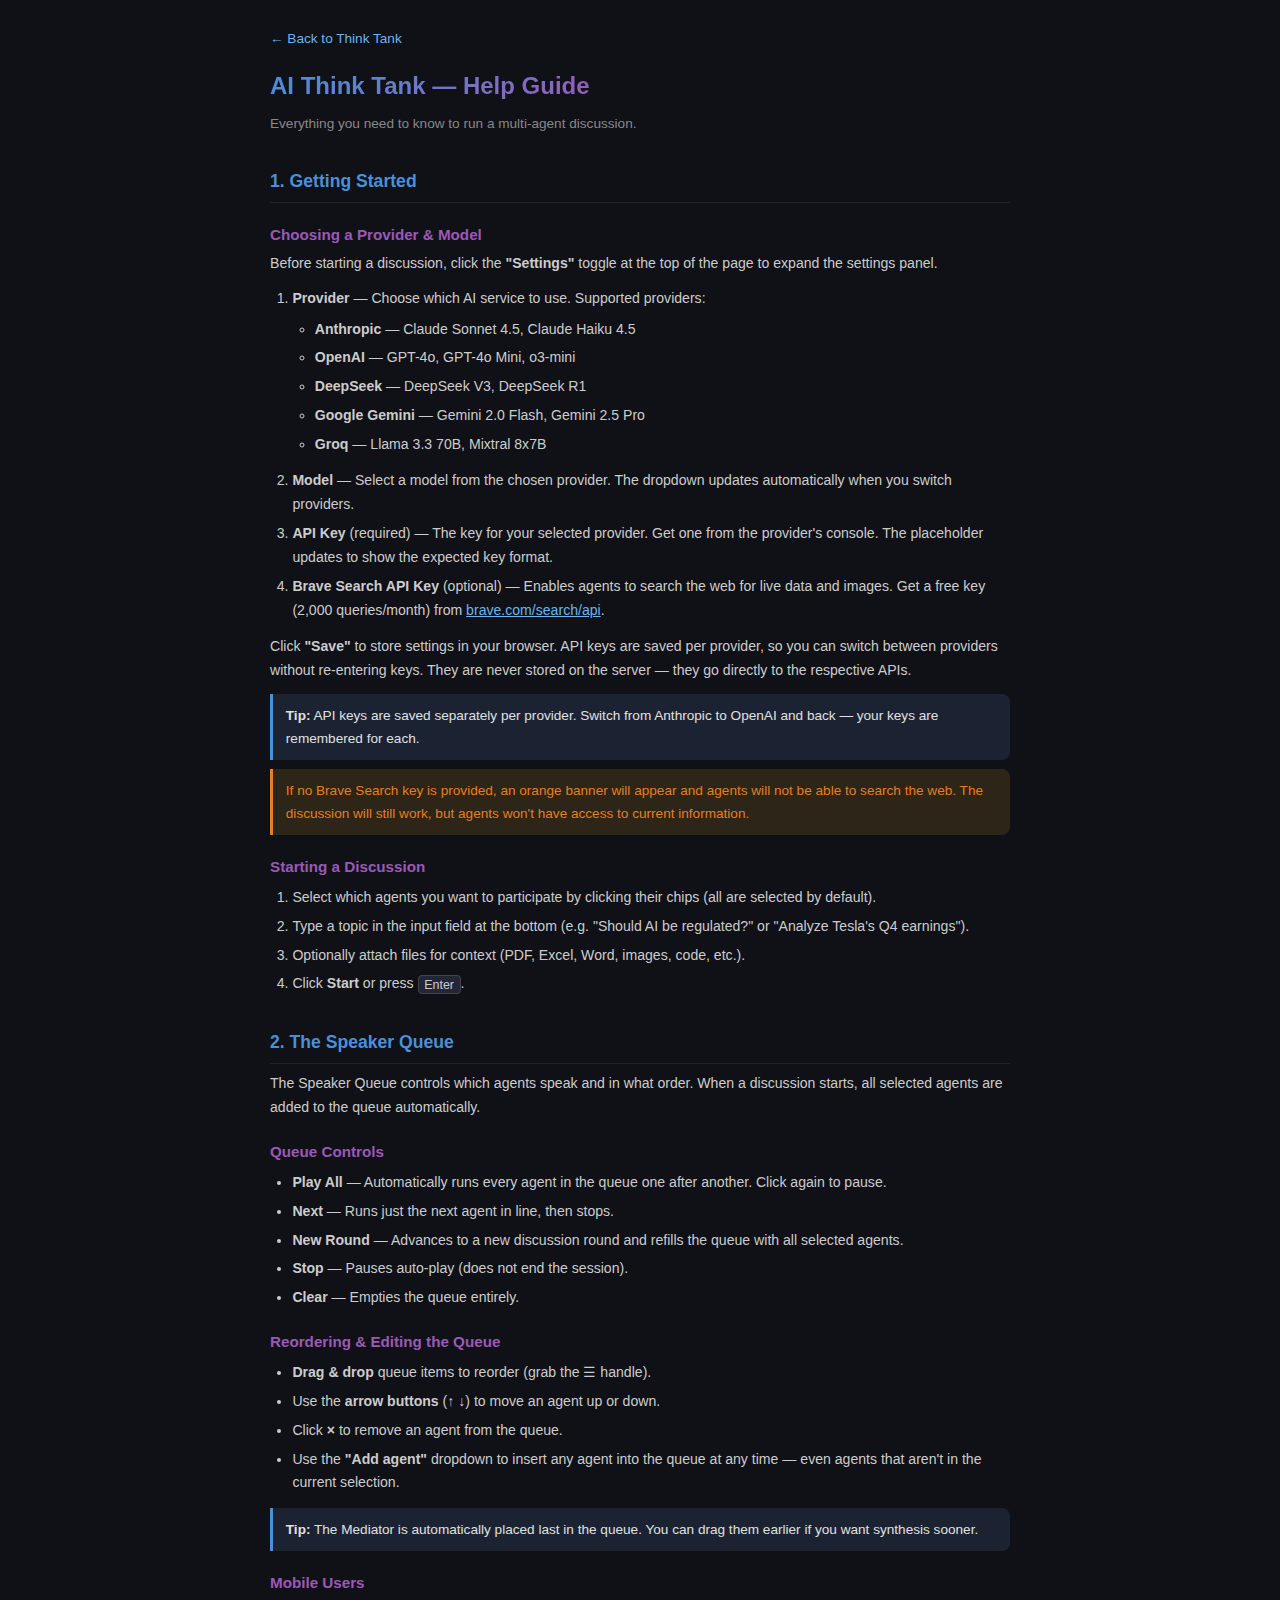
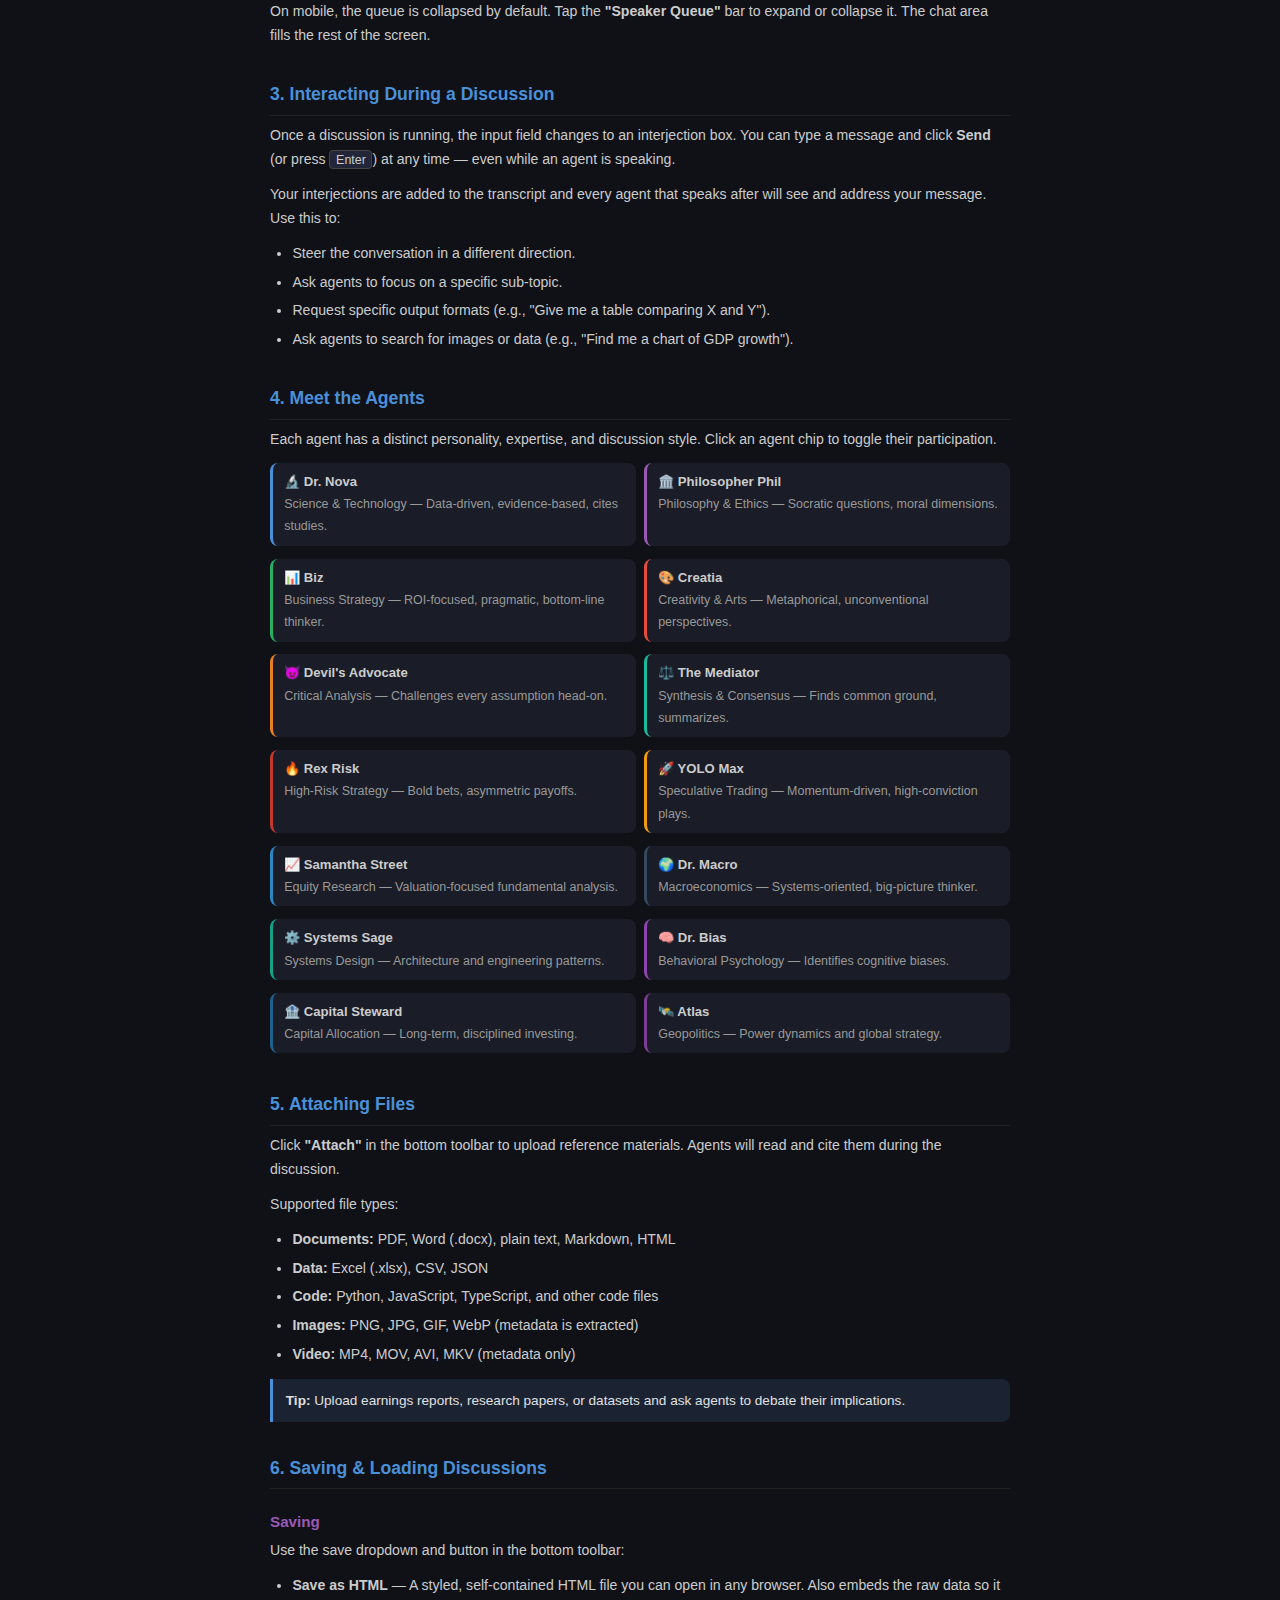
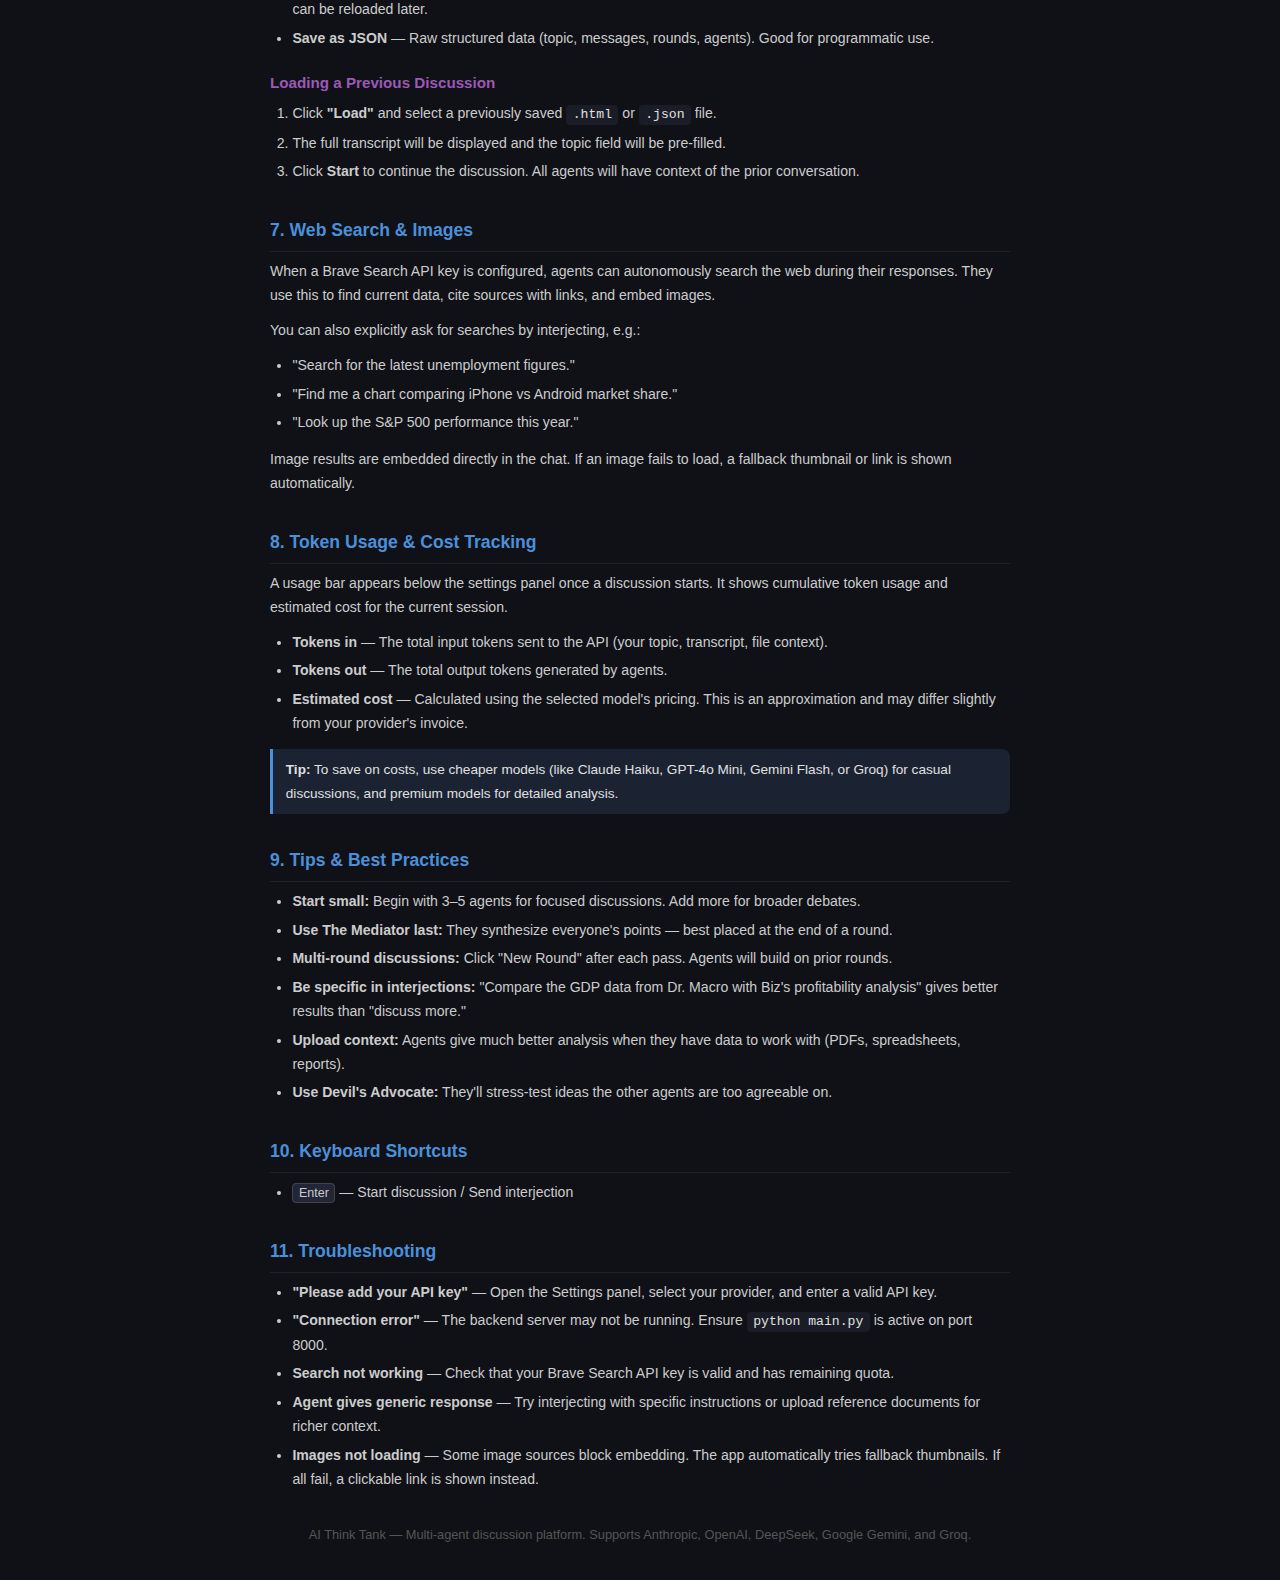
<file: static/help.html>
<!DOCTYPE html>
<html lang="en">
<head>
    <meta charset="UTF-8">
    <meta name="viewport" content="width=device-width, initial-scale=1.0">
    <title>AI Think Tank — Help</title>
    <style>
        * { margin: 0; padding: 0; box-sizing: border-box; }
        body {
            font-family: -apple-system, BlinkMacSystemFont, 'Segoe UI', Roboto, sans-serif;
            background: #0f1117;
            color: #e0e0e0;
            line-height: 1.7;
            padding: 1.5rem;
        }
        .help-container {
            max-width: 740px;
            margin: 0 auto;
        }
        .back-link {
            display: inline-block;
            color: #6cb4ee;
            text-decoration: none;
            font-size: 0.85rem;
            margin-bottom: 1rem;
        }
        .back-link:hover { text-decoration: underline; }
        h1 {
            font-size: 1.5rem;
            background: linear-gradient(135deg, #4A90D9, #9B59B6, #E74C3C);
            -webkit-background-clip: text;
            -webkit-text-fill-color: transparent;
            background-clip: text;
            margin-bottom: 0.3rem;
        }
        .help-subtitle {
            color: #888;
            font-size: 0.85rem;
            margin-bottom: 1.5rem;
        }
        h2 {
            font-size: 1.1rem;
            color: #4A90D9;
            margin-top: 2rem;
            margin-bottom: 0.5rem;
            padding-bottom: 0.3rem;
            border-bottom: 1px solid #222;
        }
        h3 {
            font-size: 0.95rem;
            color: #9B59B6;
            margin-top: 1.2rem;
            margin-bottom: 0.3rem;
        }
        p { margin-bottom: 0.7rem; font-size: 0.88rem; color: #ccc; }
        ul, ol { margin: 0.4rem 0 0.8rem 1.4rem; font-size: 0.88rem; color: #ccc; }
        li { margin-bottom: 0.3rem; }
        code {
            background: #1a1d27;
            padding: 0.15rem 0.4rem;
            border-radius: 4px;
            font-size: 0.82rem;
            color: #e0e0e0;
        }
        .tip {
            background: #1b2333;
            border-left: 3px solid #4A90D9;
            padding: 0.6rem 0.8rem;
            border-radius: 0 8px 8px 0;
            margin: 0.6rem 0;
            font-size: 0.85rem;
        }
        .warn {
            background: #2d2517;
            border-left: 3px solid #E67E22;
            padding: 0.6rem 0.8rem;
            border-radius: 0 8px 8px 0;
            margin: 0.6rem 0;
            font-size: 0.85rem;
            color: #E67E22;
        }
        .agent-list {
            display: grid;
            grid-template-columns: repeat(auto-fill, minmax(280px, 1fr));
            gap: 0.5rem;
            margin: 0.6rem 0;
            list-style: none;
            padding: 0;
        }
        .agent-list li {
            background: #1a1d27;
            padding: 0.5rem 0.7rem;
            border-radius: 8px;
            border-left: 3px solid var(--color);
            font-size: 0.82rem;
        }
        .agent-list .agent-name { font-weight: 600; }
        .agent-list .agent-desc { color: #999; font-size: 0.78rem; }
        kbd {
            background: #222638;
            border: 1px solid #444;
            border-radius: 4px;
            padding: 0.1rem 0.35rem;
            font-size: 0.78rem;
            font-family: inherit;
        }
        @media (max-width: 600px) {
            body { padding: 1rem; }
            h1 { font-size: 1.3rem; }
            .agent-list { grid-template-columns: 1fr; }
        }
    </style>
</head>
<body>
    <div class="help-container">
        <a href="/" class="back-link">&larr; Back to Think Tank</a>
        <h1>AI Think Tank — Help Guide</h1>
        <p class="help-subtitle">Everything you need to know to run a multi-agent discussion.</p>

        <!-- ───────────── Getting Started ───────────── -->
        <h2>1. Getting Started</h2>

        <h3>Choosing a Provider &amp; Model</h3>
        <p>
            Before starting a discussion, click the <strong>"Settings"</strong> toggle at the top of the page to expand the settings panel.
        </p>
        <ol>
            <li><strong>Provider</strong> — Choose which AI service to use. Supported providers:
                <ul>
                    <li><strong>Anthropic</strong> — Claude Sonnet 4.5, Claude Haiku 4.5</li>
                    <li><strong>OpenAI</strong> — GPT-4o, GPT-4o Mini, o3-mini</li>
                    <li><strong>DeepSeek</strong> — DeepSeek V3, DeepSeek R1</li>
                    <li><strong>Google Gemini</strong> — Gemini 2.0 Flash, Gemini 2.5 Pro</li>
                    <li><strong>Groq</strong> — Llama 3.3 70B, Mixtral 8x7B</li>
                </ul>
            </li>
            <li><strong>Model</strong> — Select a model from the chosen provider. The dropdown updates automatically when you switch providers.</li>
            <li><strong>API Key</strong> (required) — The key for your selected provider. Get one from the provider's console. The placeholder updates to show the expected key format.</li>
            <li><strong>Brave Search API Key</strong> (optional) — Enables agents to search the web for live data and images.
                Get a free key (2,000 queries/month) from
                <a href="https://brave.com/search/api/" target="_blank" style="color:#6cb4ee">brave.com/search/api</a>.</li>
        </ol>
        <p>Click <strong>"Save"</strong> to store settings in your browser. API keys are saved per provider, so you can switch between providers without re-entering keys. They are never stored on the server — they go directly to the respective APIs.</p>

        <div class="tip">
            <strong>Tip:</strong> API keys are saved separately per provider. Switch from Anthropic to OpenAI and back — your keys are remembered for each.
        </div>

        <div class="warn">
            If no Brave Search key is provided, an orange banner will appear and agents will not be able to search the web. The discussion will still work, but agents won't have access to current information.
        </div>

        <h3>Starting a Discussion</h3>
        <ol>
            <li>Select which agents you want to participate by clicking their chips (all are selected by default).</li>
            <li>Type a topic in the input field at the bottom (e.g. "Should AI be regulated?" or "Analyze Tesla's Q4 earnings").</li>
            <li>Optionally attach files for context (PDF, Excel, Word, images, code, etc.).</li>
            <li>Click <strong>Start</strong> or press <kbd>Enter</kbd>.</li>
        </ol>

        <!-- ───────────── Speaker Queue ───────────── -->
        <h2>2. The Speaker Queue</h2>
        <p>
            The Speaker Queue controls which agents speak and in what order. When a discussion starts, all selected agents are added to the queue automatically.
        </p>

        <h3>Queue Controls</h3>
        <ul>
            <li><strong>Play All</strong> — Automatically runs every agent in the queue one after another. Click again to pause.</li>
            <li><strong>Next</strong> — Runs just the next agent in line, then stops.</li>
            <li><strong>New Round</strong> — Advances to a new discussion round and refills the queue with all selected agents.</li>
            <li><strong>Stop</strong> — Pauses auto-play (does not end the session).</li>
            <li><strong>Clear</strong> — Empties the queue entirely.</li>
        </ul>

        <h3>Reordering &amp; Editing the Queue</h3>
        <ul>
            <li><strong>Drag &amp; drop</strong> queue items to reorder (grab the ☰ handle).</li>
            <li>Use the <strong>arrow buttons</strong> (↑ ↓) to move an agent up or down.</li>
            <li>Click <strong>×</strong> to remove an agent from the queue.</li>
            <li>Use the <strong>"Add agent"</strong> dropdown to insert any agent into the queue at any time — even agents that aren't in the current selection.</li>
        </ul>

        <div class="tip">
            <strong>Tip:</strong> The Mediator is automatically placed last in the queue. You can drag them earlier if you want synthesis sooner.
        </div>

        <h3>Mobile Users</h3>
        <p>
            On mobile, the queue is collapsed by default. Tap the <strong>"Speaker Queue"</strong> bar to expand or collapse it. The chat area fills the rest of the screen.
        </p>

        <!-- ───────────── Interacting ───────────── -->
        <h2>3. Interacting During a Discussion</h2>
        <p>
            Once a discussion is running, the input field changes to an interjection box. You can type a message and click <strong>Send</strong> (or press <kbd>Enter</kbd>) at any time — even while an agent is speaking.
        </p>
        <p>Your interjections are added to the transcript and every agent that speaks after will see and address your message. Use this to:</p>
        <ul>
            <li>Steer the conversation in a different direction.</li>
            <li>Ask agents to focus on a specific sub-topic.</li>
            <li>Request specific output formats (e.g., "Give me a table comparing X and Y").</li>
            <li>Ask agents to search for images or data (e.g., "Find me a chart of GDP growth").</li>
        </ul>

        <!-- ───────────── Agents ───────────── -->
        <h2>4. Meet the Agents</h2>
        <p>Each agent has a distinct personality, expertise, and discussion style. Click an agent chip to toggle their participation.</p>

        <ul class="agent-list">
            <li style="--color:#4A90D9"><span class="agent-name">🔬 Dr. Nova</span><br><span class="agent-desc">Science & Technology — Data-driven, evidence-based, cites studies.</span></li>
            <li style="--color:#9B59B6"><span class="agent-name">🏛️ Philosopher Phil</span><br><span class="agent-desc">Philosophy & Ethics — Socratic questions, moral dimensions.</span></li>
            <li style="--color:#27AE60"><span class="agent-name">📊 Biz</span><br><span class="agent-desc">Business Strategy — ROI-focused, pragmatic, bottom-line thinker.</span></li>
            <li style="--color:#E74C3C"><span class="agent-name">🎨 Creatia</span><br><span class="agent-desc">Creativity & Arts — Metaphorical, unconventional perspectives.</span></li>
            <li style="--color:#E67E22"><span class="agent-name">😈 Devil's Advocate</span><br><span class="agent-desc">Critical Analysis — Challenges every assumption head-on.</span></li>
            <li style="--color:#1ABC9C"><span class="agent-name">⚖️ The Mediator</span><br><span class="agent-desc">Synthesis & Consensus — Finds common ground, summarizes.</span></li>
            <li style="--color:#C0392B"><span class="agent-name">🔥 Rex Risk</span><br><span class="agent-desc">High-Risk Strategy — Bold bets, asymmetric payoffs.</span></li>
            <li style="--color:#F39C12"><span class="agent-name">🚀 YOLO Max</span><br><span class="agent-desc">Speculative Trading — Momentum-driven, high-conviction plays.</span></li>
            <li style="--color:#2E86C1"><span class="agent-name">📈 Samantha Street</span><br><span class="agent-desc">Equity Research — Valuation-focused fundamental analysis.</span></li>
            <li style="--color:#34495E"><span class="agent-name">🌍 Dr. Macro</span><br><span class="agent-desc">Macroeconomics — Systems-oriented, big-picture thinker.</span></li>
            <li style="--color:#16A085"><span class="agent-name">⚙️ Systems Sage</span><br><span class="agent-desc">Systems Design — Architecture and engineering patterns.</span></li>
            <li style="--color:#8E44AD"><span class="agent-name">🧠 Dr. Bias</span><br><span class="agent-desc">Behavioral Psychology — Identifies cognitive biases.</span></li>
            <li style="--color:#1F618D"><span class="agent-name">🏦 Capital Steward</span><br><span class="agent-desc">Capital Allocation — Long-term, disciplined investing.</span></li>
            <li style="--color:#7D3C98"><span class="agent-name">🛰️ Atlas</span><br><span class="agent-desc">Geopolitics — Power dynamics and global strategy.</span></li>
        </ul>

        <!-- ───────────── File Uploads ───────────── -->
        <h2>5. Attaching Files</h2>
        <p>Click <strong>"Attach"</strong> in the bottom toolbar to upload reference materials. Agents will read and cite them during the discussion.</p>
        <p>Supported file types:</p>
        <ul>
            <li><strong>Documents:</strong> PDF, Word (.docx), plain text, Markdown, HTML</li>
            <li><strong>Data:</strong> Excel (.xlsx), CSV, JSON</li>
            <li><strong>Code:</strong> Python, JavaScript, TypeScript, and other code files</li>
            <li><strong>Images:</strong> PNG, JPG, GIF, WebP (metadata is extracted)</li>
            <li><strong>Video:</strong> MP4, MOV, AVI, MKV (metadata only)</li>
        </ul>
        <div class="tip">
            <strong>Tip:</strong> Upload earnings reports, research papers, or datasets and ask agents to debate their implications.
        </div>

        <!-- ───────────── Saving & Loading ───────────── -->
        <h2>6. Saving &amp; Loading Discussions</h2>

        <h3>Saving</h3>
        <p>Use the save dropdown and button in the bottom toolbar:</p>
        <ul>
            <li><strong>Save as HTML</strong> — A styled, self-contained HTML file you can open in any browser. Also embeds the raw data so it can be reloaded later.</li>
            <li><strong>Save as JSON</strong> — Raw structured data (topic, messages, rounds, agents). Good for programmatic use.</li>
        </ul>

        <h3>Loading a Previous Discussion</h3>
        <ol>
            <li>Click <strong>"Load"</strong> and select a previously saved <code>.html</code> or <code>.json</code> file.</li>
            <li>The full transcript will be displayed and the topic field will be pre-filled.</li>
            <li>Click <strong>Start</strong> to continue the discussion. All agents will have context of the prior conversation.</li>
        </ol>

        <!-- ───────────── Web Search ───────────── -->
        <h2>7. Web Search &amp; Images</h2>
        <p>
            When a Brave Search API key is configured, agents can autonomously search the web during their responses.
            They use this to find current data, cite sources with links, and embed images.
        </p>
        <p>You can also explicitly ask for searches by interjecting, e.g.:</p>
        <ul>
            <li>"Search for the latest unemployment figures."</li>
            <li>"Find me a chart comparing iPhone vs Android market share."</li>
            <li>"Look up the S&P 500 performance this year."</li>
        </ul>
        <p>Image results are embedded directly in the chat. If an image fails to load, a fallback thumbnail or link is shown automatically.</p>

        <!-- ───────────── Token Usage ───────────── -->
        <h2>8. Token Usage &amp; Cost Tracking</h2>
        <p>
            A usage bar appears below the settings panel once a discussion starts. It shows cumulative token usage and estimated cost for the current session.
        </p>
        <ul>
            <li><strong>Tokens in</strong> — The total input tokens sent to the API (your topic, transcript, file context).</li>
            <li><strong>Tokens out</strong> — The total output tokens generated by agents.</li>
            <li><strong>Estimated cost</strong> — Calculated using the selected model's pricing. This is an approximation and may differ slightly from your provider's invoice.</li>
        </ul>
        <div class="tip">
            <strong>Tip:</strong> To save on costs, use cheaper models (like Claude Haiku, GPT-4o Mini, Gemini Flash, or Groq) for casual discussions, and premium models for detailed analysis.
        </div>

        <!-- ───────────── Tips ───────────── -->
        <h2>9. Tips &amp; Best Practices</h2>
        <ul>
            <li><strong>Start small:</strong> Begin with 3–5 agents for focused discussions. Add more for broader debates.</li>
            <li><strong>Use The Mediator last:</strong> They synthesize everyone's points — best placed at the end of a round.</li>
            <li><strong>Multi-round discussions:</strong> Click "New Round" after each pass. Agents will build on prior rounds.</li>
            <li><strong>Be specific in interjections:</strong> "Compare the GDP data from Dr. Macro with Biz's profitability analysis" gives better results than "discuss more."</li>
            <li><strong>Upload context:</strong> Agents give much better analysis when they have data to work with (PDFs, spreadsheets, reports).</li>
            <li><strong>Use Devil's Advocate:</strong> They'll stress-test ideas the other agents are too agreeable on.</li>
        </ul>

        <!-- ───────────── Keyboard Shortcuts ───────────── -->
        <h2>10. Keyboard Shortcuts</h2>
        <ul>
            <li><kbd>Enter</kbd> — Start discussion / Send interjection</li>
        </ul>

        <!-- ───────────── Troubleshooting ───────────── -->
        <h2>11. Troubleshooting</h2>
        <ul>
            <li><strong>"Please add your API key"</strong> — Open the Settings panel, select your provider, and enter a valid API key.</li>
            <li><strong>"Connection error"</strong> — The backend server may not be running. Ensure <code>python main.py</code> is active on port 8000.</li>
            <li><strong>Search not working</strong> — Check that your Brave Search API key is valid and has remaining quota.</li>
            <li><strong>Agent gives generic response</strong> — Try interjecting with specific instructions or upload reference documents for richer context.</li>
            <li><strong>Images not loading</strong> — Some image sources block embedding. The app automatically tries fallback thumbnails. If all fail, a clickable link is shown instead.</li>
        </ul>

        <p style="margin-top: 2rem; color: #555; font-size: 0.8rem; text-align: center;">
            AI Think Tank — Multi-agent discussion platform. Supports Anthropic, OpenAI, DeepSeek, Google Gemini, and Groq.
        </p>
    </div>
</body>
</html>
</file>
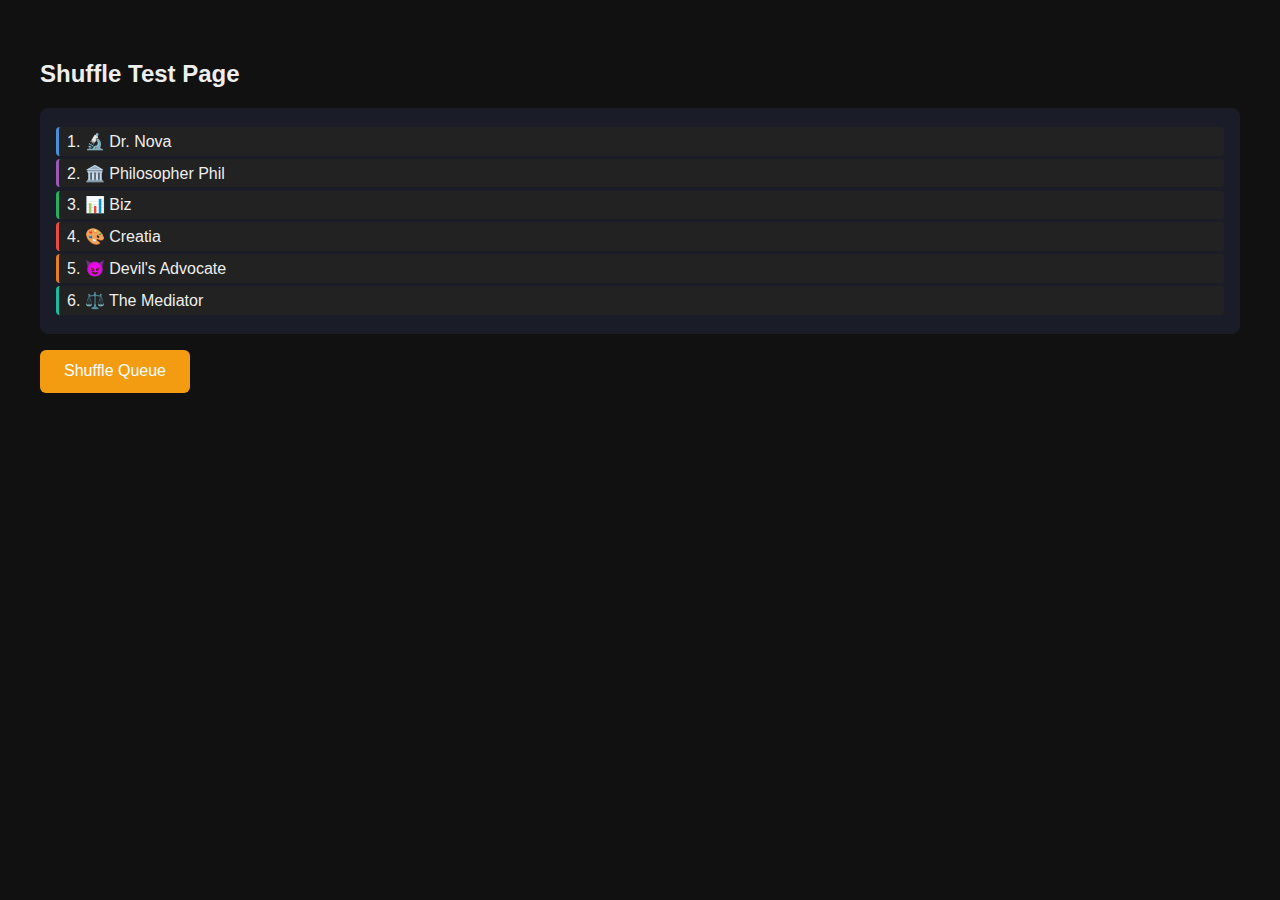
<file: static/test_shuffle.html>
<!DOCTYPE html>
<html>
<head><title>Shuffle Test</title></head>
<body style="background:#111;color:#eee;font-family:sans-serif;padding:2rem;">
<h2>Shuffle Test Page</h2>
<div id="queue-display" style="margin:1rem 0;padding:1rem;background:#1a1d27;border-radius:8px;min-height:100px;"></div>
<button id="btn-test-shuffle" style="padding:0.8rem 1.5rem;font-size:1rem;cursor:pointer;background:#F39C12;border:none;border-radius:6px;color:#fff;">Shuffle Queue</button>
<div id="log" style="margin-top:1rem;font-size:0.85rem;color:#888;"></div>
<script>
let queue = [
    {name: "Dr. Nova", avatar: "🔬", color: "#4A90D9"},
    {name: "Philosopher Phil", avatar: "🏛️", color: "#9B59B6"},
    {name: "Biz", avatar: "📊", color: "#27AE60"},
    {name: "Creatia", avatar: "🎨", color: "#E74C3C"},
    {name: "Devil's Advocate", avatar: "😈", color: "#E67E22"},
    {name: "The Mediator", avatar: "⚖️", color: "#1ABC9C"},
];

const display = document.getElementById("queue-display");
const log = document.getElementById("log");
let clickCount = 0;

function renderQueue() {
    display.innerHTML = queue.map((q, i) =>
        `<div style="padding:0.3rem 0.5rem;margin:0.2rem 0;border-left:3px solid ${q.color};background:#222;border-radius:4px;">
            ${i+1}. ${q.avatar} ${q.name}
        </div>`
    ).join("");
}

function shuffleQueue() {
    const mediatorIdx = queue.findIndex((q) => q.name === "The Mediator");
    let mediator = null;
    const others = [...queue];
    if (mediatorIdx !== -1) {
        mediator = others.splice(mediatorIdx, 1)[0];
    }
    for (let i = others.length - 1; i > 0; i--) {
        const j = Math.floor(Math.random() * (i + 1));
        [others[i], others[j]] = [others[j], others[i]];
    }
    queue = mediator ? [...others, mediator] : others;
    renderQueue();
}

document.getElementById("btn-test-shuffle").addEventListener("click", () => {
    clickCount++;
    const before = queue.map(q => q.name).join(", ");
    shuffleQueue();
    const after = queue.map(q => q.name).join(", ");
    log.innerHTML += `<div>Click ${clickCount}: ${before} → ${after}</div>`;
});

renderQueue();
</script>
</body>
</html>
</file>
